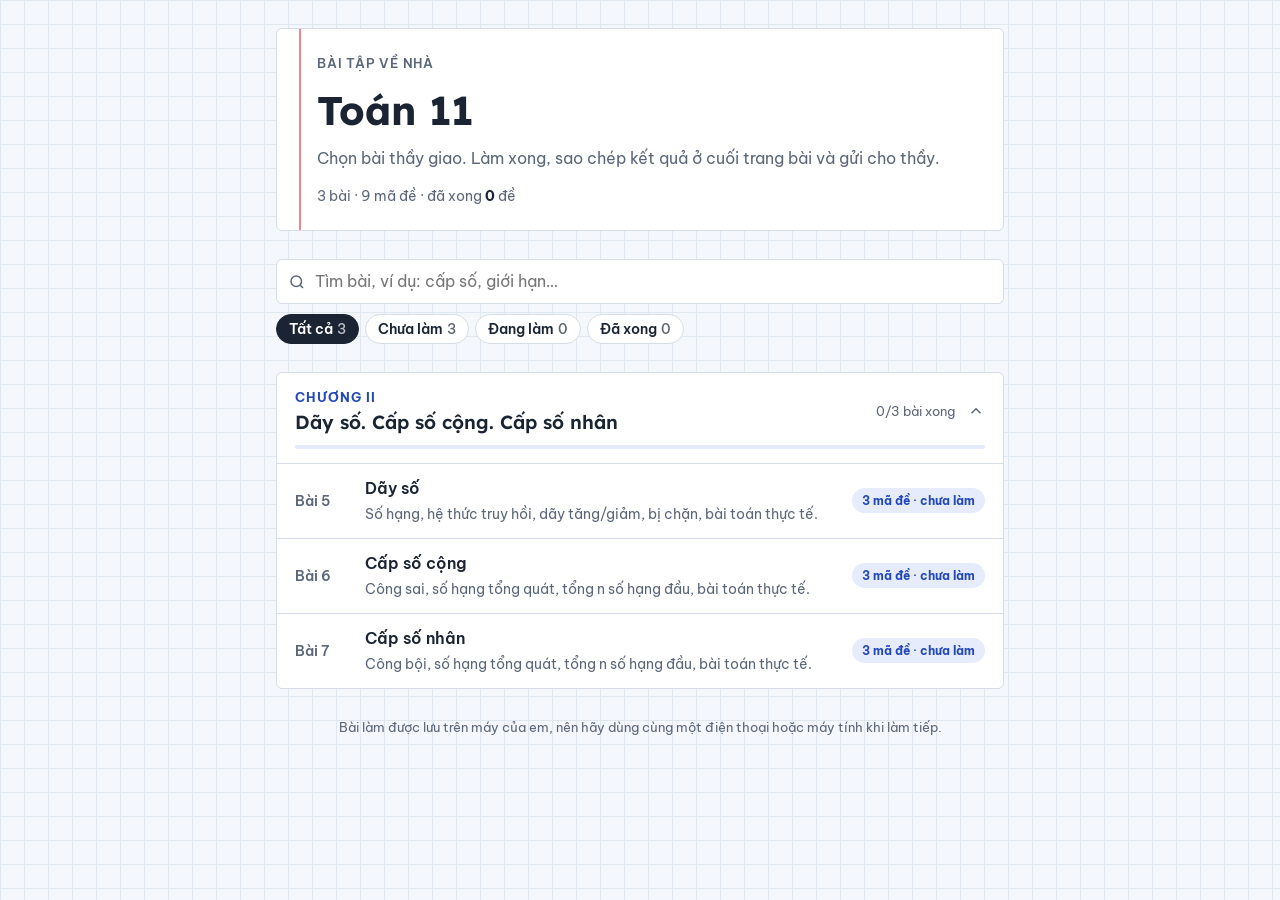
<file: index.html>
<!doctype html>
<html lang="vi">
<head>
<meta charset="utf-8">
<meta name="viewport" content="width=device-width, initial-scale=1, viewport-fit=cover">
<title>Bài tập Toán 11</title>
<meta name="description" content="Bài tập về nhà Toán 11 theo từng chương: có gợi ý, chấm ngay và lời giải từng bước.">
<link rel="preconnect" href="https://fonts.googleapis.com">
<link rel="preconnect" href="https://fonts.gstatic.com" crossorigin>
<link rel="stylesheet" href="https://fonts.googleapis.com/css2?family=Be+Vietnam+Pro:wght@400;500;600;700&family=Lexend:wght@500;600;700&display=swap">
<script>window.APP_VERSION = "202611031254";</script>
<link rel="stylesheet" href="assets/style.css?v=202611031254">
</head>
<body>
<main class="wrap">
  <header class="cover">
    <div class="eyebrow">Bài tập về nhà</div>
    <h1 id="siteTitle">Toán 11</h1>
    <p>Chọn bài thầy giao. Làm xong, sao chép kết quả ở cuối trang bài và gửi cho thầy.</p>
    <div class="hello" id="hello"></div>
  </header>

  <a class="resume" id="resume" hidden></a>

  <div class="tools">
    <div class="search">
      <svg viewBox="0 0 24 24" aria-hidden="true"><circle cx="11" cy="11" r="7"/><path d="m20 20-3.5-3.5"/></svg>
      <input type="text" id="q" placeholder="Tìm bài, ví dụ: cấp số, giới hạn…" aria-label="Tìm bài" autocomplete="off">
    </div>
    <div class="filters" id="filters" role="group" aria-label="Lọc theo trạng thái"></div>
  </div>

  <div class="chapters" id="chapters"></div>
  <p class="empty" id="empty" hidden>Không có bài nào khớp. Em thử từ khoá khác hoặc chọn “Tất cả”.</p>

  <p class="foot">Bài làm được lưu trên máy của em, nên hãy dùng cùng một điện thoại hoặc máy tính khi làm tiếp.</p>
</main>

<script src="data/catalog.js?v=202611031254"></script>
<script>
(function () {
  const C = window.CATALOG;
  const $ = id => document.getElementById(id);
  document.title = "Bài tập " + C.title;
  $("siteTitle").textContent = C.title;

  // Bỏ dấu tiếng Việt để tìm "cap so" vẫn ra "Cấp số"
  const fold = s => s.normalize("NFD").replace(/[̀-ͯ]/g, "").replace(/đ/g, "d").replace(/Đ/g, "D").toLowerCase();

  // Tiến độ một mã đề (đề 1 dùng khoá cũ btvn-<slug>)
  function deProgress(slug, k) {
    try {
      const s = JSON.parse(localStorage.getItem("btvn-" + slug + (k === 1 ? "" : "-de" + k)) || "null");
      if (!s || !s.ans || !s.total) return { k, state: "new", updated: 0 };
      const done = Object.values(s.ans).filter(r => "v" in r);
      const ok = done.filter(r => r.ok).length;
      if (!done.length) return { k, state: "new", updated: s.updated || 0 };
      return { k, state: done.length >= s.total ? "done" : "doing", done: done.length, ok, total: s.total, updated: s.updated || 0 };
    } catch (e) { return { k, state: "new", updated: 0 }; }
  }
  // Tiến độ cả bài: đang làm nếu có đề làm dở; đã xong nếu có đề làm xong và không đề nào dở
  function progress(l) {
    const des = Array.from({ length: l.de || 1 }, (_, i) => deProgress(l.slug, i + 1));
    const doing = des.filter(d => d.state === "doing").sort((a, b) => b.updated - a.updated);
    const done = des.filter(d => d.state === "done");
    const state = doing.length ? "doing" : done.length ? "done" : "new";
    const focus = doing[0] || des.find(d => d.state === "new") || des[0];
    return { state, des, focus, nDone: done.length, updated: Math.max(0, ...des.map(d => d.updated)) };
  }
  const deHref = (slug, k) => "bai.html?b=" + encodeURIComponent(slug) + (k > 1 ? "&de=" + k : "");

  const rows = [];   // { lesson, chapter, p, el }
  C.chapters.forEach(ch => ch.lessons.forEach(l => {
    rows.push({ l, ch, p: l.soon ? { state: "soon" } : progress(l) });
  }));
  const open = rows.filter(r => r.p.state !== "soon");

  // ---------- Lời chào + tổng kết
  const nDone = open.reduce((s, r) => s + r.p.nDone, 0);
  const nDe = open.reduce((s, r) => s + r.p.des.length, 0);
  const nDoing = open.filter(r => r.p.state === "doing").length;
  const hello = $("hello");
  const sum = document.createElement("span");
  sum.innerHTML = `${open.length} bài · ${nDe} mã đề · đã xong <b>${nDone}</b> đề` + (nDoing ? ` · <b>${nDoing}</b> bài đang làm dở` : "");
  hello.append(sum);

  // ---------- Làm tiếp: bài đang làm gần nhất, nếu không có thì bài đầu tiên chưa làm
  const doing = open.filter(r => r.p.state === "doing").sort((a, b) => b.p.updated - a.p.updated)[0];
  const lastTouched = open.filter(r => r.p.updated).sort((a, b) => b.p.updated - a.p.updated)[0];
  let nextNew = null;
  if (lastTouched) {
    const i = open.indexOf(lastTouched);
    nextNew = open.slice(i + 1).find(r => r.p.state === "new") || open.find(r => r.p.state === "new");
  }
  const pick = doing || nextNew;
  if (pick) {
    const a = $("resume");
    a.href = deHref(pick.l.slug, pick.p.focus.k);
    a.innerHTML = `<span class="r-label"></span><span class="r-title"></span><span class="r-meta"></span><span class="r-go">${doing ? "Làm tiếp →" : "Bắt đầu →"}</span>`;
    a.querySelector(".r-label").textContent = doing ? "Đang làm dở" : "Bài tiếp theo";
    a.querySelector(".r-title").textContent = `${pick.l.so}. ${pick.l.title} · Đề ${pick.p.focus.k}`;
    a.querySelector(".r-meta").textContent = doing
      ? `${pick.ch.so} · đã làm ${pick.p.focus.done}/${pick.p.focus.total} câu`
      : `${pick.ch.so} · ${pick.ch.title}`;
    a.hidden = false;
  }

  // ---------- Danh sách chương
  const host = $("chapters");
  const chEls = [];
  const focusChapter = pick ? pick.ch.id : (C.chapters[C.chapters.length - 1] || {}).id;
  C.chapters.forEach(ch => {
    const mine = rows.filter(r => r.ch === ch);
    const avail = mine.filter(r => r.p.state !== "soon");
    const finished = avail.filter(r => r.p.state === "done").length;

    const det = document.createElement("details");
    det.className = "chapter";
    det.id = "chuong-" + ch.id;
    det.open = ch.id === focusChapter || C.chapters.length <= 2;
    const sm = document.createElement("summary");
    sm.innerHTML = `<span class="ch-so"></span><span class="ch-title"></span>
      <span class="ch-side"><span class="ch-count"></span><svg class="chev" viewBox="0 0 24 24" aria-hidden="true"><path d="m6 9 6 6 6-6"/></svg></span>
      <span class="ch-bar" aria-hidden="true"><span style="width:${avail.length ? finished / avail.length * 100 : 0}%"></span></span>`;
    sm.querySelector(".ch-so").textContent = ch.so;
    sm.querySelector(".ch-title").textContent = ch.title;
    sm.querySelector(".ch-count").textContent = avail.length ? `${finished}/${avail.length} bài xong` : "Sắp có";
    if (!avail.length) sm.querySelector(".ch-bar").hidden = true;
    det.append(sm);

    const list = document.createElement("div");
    list.className = "lessons";
    mine.forEach(r => {
      const soon = r.p.state === "soon";
      const a = document.createElement(soon ? "div" : "a");
      a.className = "lesson" + (soon ? " soon" : "");
      if (!soon) a.href = deHref(r.l.slug, r.p.focus.k);
      a.innerHTML = `<span class="so"></span><span class="t"></span><span class="pills"></span><span class="d"></span>`;
      const pills = a.querySelector(".pills");
      const addPill = (text, cls) => { const sp = document.createElement("span"); sp.className = "pill " + cls; sp.textContent = text; pills.append(sp); };
      if (soon) addPill("Sắp có", "soon");
      else if (r.p.state === "new") addPill(r.p.des.length > 1 ? `${r.p.des.length} mã đề · chưa làm` : "Chưa làm", "new");
      else r.p.des.forEach(d => addPill(
        d.state === "done" ? `Đề ${d.k} ✓ ${d.ok}/${d.total}` : d.state === "doing" ? `Đề ${d.k} · ${d.done}/${d.total}` : `Đề ${d.k}`,
        d.state === "new" ? "soon" : d.state));
      a.querySelector(".so").textContent = r.l.so;
      a.querySelector(".t").textContent = r.l.title;
      a.querySelector(".d").textContent = r.l.desc || "";
      r.el = a;
      r.key = fold([r.l.so, r.l.title, r.l.desc, ch.so].join(" "));
      list.append(a);
    });
    det.append(list);
    host.append(det);
    chEls.push({ ch, det, mine, initOpen: det.open });
  });

  // ---------- Lọc + tìm kiếm
  const FILTERS = [["all", "Tất cả"], ["new", "Chưa làm"], ["doing", "Đang làm"], ["done", "Đã xong"]];
  let filter = "all";
  try { filter = sessionStorage.getItem("btvn-loc") || "all"; } catch (e) {}
  const fHost = $("filters");
  const fBtns = FILTERS.map(([k, label]) => {
    const n = k === "all" ? open.length : open.filter(r => r.p.state === k).length;
    const b = document.createElement("button");
    b.type = "button"; b.className = "fchip";
    b.innerHTML = `<span></span><span class="n">${n}</span>`;
    b.firstChild.textContent = label;
    b.addEventListener("click", () => { filter = k; try { sessionStorage.setItem("btvn-loc", k); } catch (e) {} apply(); });
    fHost.append(b);
    return [k, b];
  });

  const qInput = $("q");
  qInput.addEventListener("input", apply);

  function apply() {
    fBtns.forEach(([k, b]) => b.setAttribute("aria-pressed", String(k === filter)));
    const terms = fold(qInput.value.trim()).split(/\s+/).filter(Boolean);
    const narrowing = terms.length > 0 || filter !== "all";
    let shown = 0;
    chEls.forEach(c => {
      let any = 0;
      c.mine.forEach(r => {
        const okFilter = filter === "all" ? true : r.p.state === filter;
        const okSearch = terms.every(t => r.key.includes(t));
        r.el.hidden = !(okFilter && okSearch);
        if (!r.el.hidden) any++;
      });
      c.det.hidden = any === 0;
      c.det.open = narrowing ? any > 0 : c.initOpen;
      shown += any;
    });
    $("empty").hidden = shown > 0;
  }
  apply();
})();
</script>
</body>
</html>
</file>
<file: assets/style.css>
/* Layout: a single exercise sheet on squared notebook paper (vở ô li); sticky progress strip; one card per question */
:root {
  --paper: #f4f7fb;
  --grid: #dfe7f1;
  --sheet: #ffffff;
  --ink: #1b2433;
  --muted: #5b6678;
  --line: #d6dde8;
  --accent: #2348b8;
  --accent-soft: #e6ecfb;
  --accent-ink: #ffffff;
  --margin: #e0565b;
  --ok: #17803d;
  --ok-soft: #e3f4e8;
  --bad: #c2332f;
  --bad-soft: #fbe7e6;
  --warn: #9a6200;
  --warn-soft: #fff2d6;
  --font-display: "Lexend", "Be Vietnam Pro", system-ui, sans-serif;
  --font-body: "Be Vietnam Pro", system-ui, -apple-system, "Segoe UI", Roboto, sans-serif;
}
@media (prefers-color-scheme: dark) {
  :root:not([data-theme="light"]) {
    --paper: #0f1522; --grid: #1a2335; --sheet: #161e2e; --ink: #e6ebf4; --muted: #9aa6ba; --line: #2a3550;
    --accent: #8fa8ff; --accent-soft: #1f2b4d; --accent-ink: #0f1522; --margin: #f07a7e;
    --ok: #5fd28a; --ok-soft: #14301f; --bad: #ff8a85; --bad-soft: #3a1b1c; --warn: #f2c063; --warn-soft: #33270f;
    color-scheme: dark;
  }
}
:root[data-theme="dark"] {
  --paper: #0f1522; --grid: #1a2335; --sheet: #161e2e; --ink: #e6ebf4; --muted: #9aa6ba; --line: #2a3550;
  --accent: #8fa8ff; --accent-soft: #1f2b4d; --accent-ink: #0f1522; --margin: #f07a7e;
  --ok: #5fd28a; --ok-soft: #14301f; --bad: #ff8a85; --bad-soft: #3a1b1c; --warn: #f2c063; --warn-soft: #33270f;
  color-scheme: dark;
}

* { box-sizing: border-box; }
[hidden] { display: none !important; }
html { -webkit-text-size-adjust: 100%; }
img { max-width: 100%; }
body {
  margin: 0;
  background-color: var(--paper);
  background-image:
    linear-gradient(var(--grid) 1px, transparent 1px),
    linear-gradient(90deg, var(--grid) 1px, transparent 1px);
  background-size: 24px 24px;
  color: var(--ink);
  font-family: var(--font-body);
  font-size: 16px;
  line-height: 1.6;
}
body::before { content: ""; position: fixed; inset: 0 0 auto; height: env(safe-area-inset-top, 0px); z-index: 10; background: var(--sheet); }

.wrap {
  max-width: 760px;
  margin: 0 auto;
  padding-left: max(16px, env(safe-area-inset-left, 0px));
  padding-right: max(16px, env(safe-area-inset-right, 0px));
  padding-block: 28px 64px;
  display: grid;
  grid-template-columns: minmax(0, 1fr);
  gap: 28px;
}

/* Header sheet with red notebook margin */
.cover {
  background: var(--sheet);
  border: 1px solid var(--line);
  border-radius: 6px;
  padding: 24px 24px 22px 40px;
  position: relative;
  display: grid;
  grid-template-columns: minmax(0, 1fr);
  gap: 14px;
}
.cover::before { content: ""; position: absolute; top: 0; bottom: 0; left: 22px; width: 2px; background: var(--margin); opacity: .7; }
.eyebrow { font-size: 13px; letter-spacing: .06em; text-transform: uppercase; color: var(--muted); font-weight: 600; }
h1 { overflow-wrap: anywhere; font-family: var(--font-display); font-size: clamp(30px, 6vw, 40px); line-height: 1.1; margin: 0; text-wrap: balance; }
h1 .un { color: var(--accent); font-weight: 600; display: inline-block; }
.cover p { margin: 0; color: var(--muted); max-width: 60ch; }

input[type="text"] {
  font: inherit; color: var(--ink); background: var(--sheet);
  border: 1.5px solid var(--line); border-radius: 6px; padding: 9px 12px;
}
input[type="text"]:focus-visible { outline: none; border-color: var(--accent); box-shadow: 0 0 0 3px var(--accent-soft); }

/* Sticky progress */
.progress {
  position: sticky; top: env(safe-area-inset-top, 0px); z-index: 5;
  background: var(--sheet); border: 1px solid var(--line); border-radius: 6px;
  padding: 10px 14px; display: grid; gap: 8px;
}
.progress-top { display: flex; justify-content: space-between; gap: 12px; flex-wrap: wrap; font-size: 14px; font-variant-numeric: tabular-nums; }
.progress-top b { font-weight: 700; }
.bar { height: 8px; background: var(--accent-soft); border-radius: 99px; overflow: hidden; display: flex; }
.bar span { display: block; height: 100%; transition: width .3s ease; }
.bar .b-ok { background: var(--ok); }
.bar .b-bad { background: var(--bad); }

/* Sections */
section.part { display: grid; grid-template-columns: minmax(0, 1fr); gap: 14px; }
.part-head { min-width: 0; }
.part-head { display: grid; gap: 6px; }
.part-head h2 { font-family: var(--font-display); font-size: 22px; margin: 0; display: flex; gap: 10px; align-items: baseline; text-wrap: balance; }
.part-head h2 .tag { font-size: 14px; color: var(--accent); letter-spacing: .08em; }
.recap {
  background: var(--accent-soft); border-radius: 6px; padding: 10px 14px; font-size: 15px; overflow-x: auto;
}
.recap b { color: var(--accent); }

/* Question cards */
.q {
  background: var(--sheet); border: 1px solid var(--line); border-radius: 6px;
  padding: 18px 18px 16px; display: grid; gap: 14px; min-width: 0;
}
.q.is-ok { border-color: color-mix(in srgb, var(--ok) 55%, var(--line)); }
.q.is-bad { border-color: color-mix(in srgb, var(--bad) 55%, var(--line)); }
.q-head { display: flex; align-items: center; gap: 10px; flex-wrap: wrap; }
.q-num { font-family: var(--font-display); font-weight: 600; font-size: 17px; }
.chip { font-size: 12px; font-weight: 600; letter-spacing: .04em; padding: 2px 9px; border-radius: 99px; border: 1px solid currentColor; }
.lv-de { color: var(--ok); }
.lv-vua { color: var(--accent); }
.lv-kho { color: var(--bad); }
.q-status { margin-left: auto; font-size: 13px; font-weight: 600; }
.q-status.ok { color: var(--ok); }
.q-status.bad { color: var(--bad); }
.q-text { overflow-x: auto; }
.q-text p { margin: 0 0 6px; }
.q-text p:last-child { margin-bottom: 0; }

.opts { display: grid; grid-template-columns: repeat(2, minmax(0, 1fr)); gap: 8px; }
.opts.one-col { grid-template-columns: minmax(0, 1fr); }
@media (max-width: 520px) { .opts { grid-template-columns: minmax(0, 1fr); } }
.opt {
  font: inherit; color: var(--ink); text-align: left; background: var(--sheet);
  border: 1.5px solid var(--line); border-radius: 6px; padding: 9px 12px; cursor: pointer;
  display: flex; gap: 10px; align-items: center; min-width: 0; overflow-x: auto;
}
.opt:hover:not(:disabled) { border-color: var(--accent); }
.opt:focus-visible { outline: 3px solid var(--accent-soft); outline-offset: 1px; border-color: var(--accent); }
.opt .letter {
  flex: none; width: 26px; height: 26px; border-radius: 50%; display: grid; place-items: center;
  font-weight: 700; font-size: 13px; border: 1.5px solid var(--line); color: var(--muted);
}
.opt.sel { border-color: var(--accent); background: var(--accent-soft); }
.opt.sel .letter { background: var(--accent); border-color: var(--accent); color: var(--accent-ink); }
.opt.right { border-color: var(--ok); background: var(--ok-soft); }
.opt.right .letter { background: var(--ok); border-color: var(--ok); color: var(--sheet); }
.opt.wrong { border-color: var(--bad); background: var(--bad-soft); }
.opt.wrong .letter { background: var(--bad); border-color: var(--bad); color: var(--sheet); }
.opt:disabled { cursor: default; }

.num-row { display: flex; gap: 10px; align-items: center; flex-wrap: wrap; }
.num-row label { font-weight: 600; }
.num-row input { width: 180px; max-width: 100%; font-variant-numeric: tabular-nums; }
.num-row .unit { color: var(--muted); font-size: 15px; }
.num-hint { font-size: 13px; color: var(--muted); }

.actions { display: flex; gap: 8px; flex-wrap: wrap; }
.btn {
  font: inherit; font-weight: 600; font-size: 15px; border-radius: 6px; padding: 8px 16px; cursor: pointer;
  border: 1.5px solid var(--accent); background: var(--sheet); color: var(--accent);
}
.btn.primary { background: var(--accent); color: var(--accent-ink); }
.btn:hover:not(:disabled) { filter: brightness(1.08); }
.btn:focus-visible { outline: 3px solid var(--accent-soft); outline-offset: 2px; }
.btn:disabled { opacity: .45; cursor: not-allowed; }
.btn.ghost { border-color: var(--line); color: var(--ink); }

.box { border-radius: 6px; padding: 10px 14px; font-size: 15px; overflow-x: auto; }
.box.hint { background: var(--warn-soft); }
.box.hint b { color: var(--warn); }
.box.fb-ok { background: var(--ok-soft); color: var(--ok); font-weight: 600; }
.box.fb-bad { background: var(--bad-soft); color: var(--bad); font-weight: 600; }
.box.sol { border: 1px dashed var(--line); }
.sol h4 { margin: 0 0 6px; font-size: 14px; letter-spacing: .05em; text-transform: uppercase; color: var(--muted); }
.sol ol { margin: 0; padding-left: 20px; display: grid; gap: 4px; }

.fig { overflow-x: auto; }
.fig svg { display: block; max-width: none; }
.fig .cell { fill: var(--accent-soft); stroke: var(--accent); stroke-width: 1; }
.fig text { fill: var(--muted); font: 600 12px var(--font-body); }

/* Result */
.result {
  background: var(--sheet); border: 1px solid var(--line); border-radius: 6px;
  padding: 22px 24px; display: grid; gap: 14px;
}
.result h2 { font-family: var(--font-display); margin: 0; font-size: 24px; }
.score { display: flex; align-items: baseline; gap: 10px; flex-wrap: wrap; }
.score .big { font-family: var(--font-display); font-size: 52px; font-weight: 700; line-height: 1; color: var(--accent); font-variant-numeric: tabular-nums; }
.score .of { color: var(--muted); font-size: 18px; }
.report {
  white-space: pre-wrap; font-size: 14px; background: var(--paper); border: 1px solid var(--line);
  border-radius: 6px; padding: 12px 14px; margin: 0; font-family: var(--font-body); overflow-x: auto;
}
.small { font-size: 14px; color: var(--muted); margin: 0; }

mjx-container { overflow-x: auto; overflow-y: hidden; max-width: 100%; }
mjx-container[display="true"] { margin: 6px 0 !important; }

@media (max-width: 520px) {
  .cover { padding: 20px 16px 18px 32px; }
  .cover::before { left: 16px; }
  .q { padding: 16px 14px 14px; }
  .result { padding: 18px 16px; }
}
@media (prefers-reduced-motion: reduce) { .bar span { transition: none; } }

/* ---------- Khung chung */
a { color: var(--accent); }
.stack { display: grid; grid-template-columns: minmax(0, 1fr); gap: 28px; }
a.btn { text-decoration: none; display: inline-block; justify-self: start; }

/* ---------- Trang bài: breadcrumb, thanh số câu, bài trước/sau */
.crumbs { display: flex; flex-wrap: wrap; gap: 4px 8px; align-items: center; font-size: 14px; color: var(--muted); }
.crumbs a { font-weight: 600; text-decoration: none; }
.crumbs a:hover { text-decoration: underline; }
.crumbs a:focus-visible { outline: 3px solid var(--accent-soft); outline-offset: 2px; border-radius: 3px; }

.q { scroll-margin-top: calc(env(safe-area-inset-top, 0px) + 150px); }
.qnav { display: flex; gap: 6px; overflow-x: auto; padding-bottom: 2px; scrollbar-width: thin; }
.qdot {
  flex: none; min-width: 30px; height: 30px; padding: 0 6px; border-radius: 6px; cursor: pointer;
  font: 600 13px var(--font-body); font-variant-numeric: tabular-nums;
  background: var(--sheet); color: var(--muted); border: 1.5px solid var(--line);
}
.qdot:hover { border-color: var(--accent); color: var(--accent); }
.qdot:focus-visible { outline: 3px solid var(--accent-soft); outline-offset: 1px; }
.qdot.ok { background: var(--ok); border-color: var(--ok); color: var(--sheet); }
.qdot.bad { background: var(--bad); border-color: var(--bad); color: var(--sheet); }

.prev-next { display: grid; grid-template-columns: repeat(2, minmax(0, 1fr)); gap: 12px; }
.pn {
  display: grid; gap: 2px; padding: 12px 16px; border-radius: 6px; text-decoration: none;
  background: var(--sheet); border: 1px solid var(--line); color: var(--ink);
}
.pn:hover { border-color: var(--accent); }
.pn:focus-visible { outline: 3px solid var(--accent-soft); outline-offset: 2px; }
.pn.next { grid-column: 2; text-align: right; }
.pn-dir { font-size: 13px; font-weight: 600; color: var(--accent); }
.pn-title { font-family: var(--font-display); font-weight: 600; }

/* ---------- Trang chủ */
.hello { display: flex; flex-wrap: wrap; gap: 8px 20px; font-size: 14px; color: var(--muted); font-variant-numeric: tabular-nums; }
.hello b { color: var(--ink); }

.resume {
  display: grid; grid-template-columns: minmax(0, 1fr) auto; gap: 4px 16px; align-items: center;
  background: var(--accent); color: var(--accent-ink); border-radius: 6px; padding: 16px 20px; text-decoration: none;
}
.resume:hover { filter: brightness(1.06); }
.resume:focus-visible { outline: 3px solid var(--accent-soft); outline-offset: 2px; }
.resume .r-label { font-size: 13px; font-weight: 600; letter-spacing: .06em; text-transform: uppercase; opacity: .85; }
.resume .r-title { font-family: var(--font-display); font-size: 20px; font-weight: 600; }
.resume .r-meta { font-size: 14px; opacity: .9; }
.resume .r-go { grid-row: 1 / span 3; grid-column: 2; font-weight: 700; font-size: 15px; white-space: nowrap; }

.tools { display: grid; gap: 10px; }
.search { position: relative; }
.search input { width: 100%; padding-left: 38px; }
.search svg { position: absolute; left: 12px; top: 50%; transform: translateY(-50%); width: 18px; height: 18px; stroke: var(--muted); fill: none; stroke-width: 2; pointer-events: none; }
.filters { display: flex; gap: 6px; flex-wrap: wrap; }
.fchip {
  font: 600 14px var(--font-body); padding: 5px 12px; border-radius: 99px; cursor: pointer;
  background: var(--sheet); color: var(--ink); border: 1.5px solid var(--line);
}
.fchip[aria-pressed="true"] { background: var(--ink); color: var(--sheet); border-color: var(--ink); }
.fchip:focus-visible { outline: 3px solid var(--accent-soft); outline-offset: 2px; }
.fchip .n { font-weight: 500; opacity: .7; margin-left: 4px; font-variant-numeric: tabular-nums; }

.chapters { display: grid; gap: 12px; }
.chapter { background: var(--sheet); border: 1px solid var(--line); border-radius: 6px; }
.chapter > summary {
  list-style: none; cursor: pointer; padding: 14px 18px; display: grid;
  grid-template-columns: minmax(0, 1fr) auto; gap: 2px 14px; align-items: center;
}
.chapter > summary::-webkit-details-marker { display: none; }
.chapter > summary:focus-visible { outline: 3px solid var(--accent-soft); outline-offset: -3px; border-radius: 6px; }
.ch-so { font-size: 13px; font-weight: 700; letter-spacing: .08em; text-transform: uppercase; color: var(--accent); }
.ch-title { font-family: var(--font-display); font-size: 19px; font-weight: 600; line-height: 1.3; text-wrap: balance; }
.ch-side { grid-row: 1 / span 2; grid-column: 2; display: flex; align-items: center; gap: 12px; font-size: 13px; color: var(--muted); font-variant-numeric: tabular-nums; }
.ch-side .chev { width: 18px; height: 18px; stroke: currentColor; fill: none; stroke-width: 2; transition: transform .2s ease; }
.chapter[open] .chev { transform: rotate(180deg); }
.ch-bar { grid-column: 1 / -1; height: 4px; border-radius: 99px; background: var(--accent-soft); overflow: hidden; margin-top: 8px; }
.ch-bar span { display: block; height: 100%; background: var(--ok); }

.lessons { display: grid; border-top: 1px solid var(--line); }
.lesson {
  display: grid; grid-template-columns: 56px minmax(0, 1fr) auto; gap: 2px 14px; align-items: center;
  padding: 12px 18px; text-decoration: none; color: var(--ink); border-bottom: 1px solid var(--line);
}
.lesson:last-child { border-bottom: 0; border-radius: 0 0 6px 6px; }
a.lesson:hover { background: var(--accent-soft); }
a.lesson:focus-visible { outline: 3px solid var(--accent); outline-offset: -3px; }
.lesson .so { grid-row: span 2; font-weight: 600; color: var(--muted); font-size: 14px; }
.lesson .t { font-weight: 600; font-size: 16px; }
.lesson .d { grid-column: 2; color: var(--muted); font-size: 14px; overflow: hidden; text-overflow: ellipsis; white-space: nowrap; }
.lesson .pill { grid-row: 1 / span 2; grid-column: 3; font-size: 12px; font-weight: 700; padding: 3px 10px; border-radius: 99px; white-space: nowrap; font-variant-numeric: tabular-nums; }
.pill.new { color: var(--accent); background: var(--accent-soft); }
.pill.doing { color: var(--warn); background: var(--warn-soft); }
.pill.done { color: var(--ok); background: var(--ok-soft); }
.pill.soon { color: var(--muted); background: var(--paper); }
.lesson.soon { color: var(--muted); }
.empty { text-align: center; color: var(--muted); padding: 24px 16px; background: var(--sheet); border: 1px dashed var(--line); border-radius: 6px; margin: 0; }
.foot { color: var(--muted); font-size: 13px; text-align: center; margin: 0; }

@media (max-width: 520px) {
  .lesson { grid-template-columns: minmax(0, 1fr) auto; padding: 12px 14px; }
  .lesson .so { grid-row: auto; grid-column: 1; font-size: 13px; }
  .lesson .t { grid-column: 1; }
  .lesson .d { grid-column: 1 / -1; white-space: normal; }
  .lesson .pill { grid-row: 1 / span 2; grid-column: 2; }
  .chapter > summary { padding: 12px 14px; }
  .resume { grid-template-columns: minmax(0, 1fr); }
  .resume .r-go { grid-row: auto; grid-column: 1; }
  .prev-next { grid-template-columns: minmax(0, 1fr); }
  .pn.next { grid-column: 1; }
}
@media (prefers-reduced-motion: reduce) { .ch-side .chev { transition: none; } }

/* ---------- Tab Lý thuyết / Bài tập */
.tabs {
  display: grid; grid-template-columns: 1fr 1fr; gap: 4px; padding: 4px;
  background: var(--sheet); border: 1px solid var(--line); border-radius: 8px;
}
.tab {
  font: 600 15px var(--font-body); padding: 9px 12px; border-radius: 6px; cursor: pointer;
  background: transparent; color: var(--muted); border: 0;
}
.tab:hover { color: var(--ink); }
.tab[aria-selected="true"] { background: var(--accent); color: var(--accent-ink); }
.tab:focus-visible { outline: 3px solid var(--accent-soft); outline-offset: 2px; }
.tab .n { font-weight: 500; opacity: .75; margin-left: 4px; font-size: 13px; }
.rules { margin: 0; font-size: 15px; color: var(--muted); }

/* ---------- Lý thuyết */
.toc { background: var(--sheet); border: 1px solid var(--line); border-radius: 6px; padding: 14px 18px; }
.toc-h { font-size: 13px; font-weight: 700; letter-spacing: .08em; text-transform: uppercase; color: var(--muted); margin-bottom: 6px; }
.toc ol { margin: 0; padding-left: 22px; display: grid; gap: 2px; }
.toc li::marker { color: var(--accent); font-weight: 700; }
.toc-link {
  font: 500 15px var(--font-body); color: var(--accent); background: none; border: 0; padding: 3px 0;
  cursor: pointer; text-align: left;
}
.toc-link:hover { text-decoration: underline; }
.toc-link:focus-visible { outline: 3px solid var(--accent-soft); outline-offset: 2px; border-radius: 3px; }

.th-sec, .th-summary {
  background: var(--sheet); border: 1px solid var(--line); border-radius: 6px;
  padding: 20px 22px; display: grid; gap: 14px; min-width: 0; scroll-margin-top: calc(env(safe-area-inset-top, 0px) + 16px);
}
.th-sec h2, .th-summary h2 { font-family: var(--font-display); font-size: 21px; margin: 0; display: flex; gap: 12px; align-items: center; text-wrap: balance; }
.th-n {
  flex: none; width: 30px; height: 30px; border-radius: 50%; display: grid; place-items: center;
  background: var(--accent-soft); color: var(--accent); font-size: 15px;
}
.th-body { display: grid; gap: 12px; min-width: 0; }
.th-body > p, .th-body p { margin: 0; }
.th-body ul, .th-body ol { margin: 0; padding-left: 22px; display: grid; gap: 6px; }

.def { background: var(--accent-soft); border-radius: 6px; padding: 12px 16px; display: grid; gap: 8px; min-width: 0; overflow-x: auto; }
.def .lbl { font-size: 13px; font-weight: 700; letter-spacing: .06em; text-transform: uppercase; color: var(--accent); }
.formula {
  background: var(--paper); border: 1.5px solid var(--line); border-radius: 6px; padding: 6px 12px;
  overflow-x: auto; text-align: center;
}
.note { background: var(--warn-soft); border-radius: 6px; padding: 10px 14px; font-size: 15px; overflow-x: auto; }
.note b:first-child { color: var(--warn); }

.ex { border: 1.5px dashed var(--line); border-radius: 6px; padding: 12px 16px; display: grid; gap: 8px; min-width: 0; overflow-x: auto; }
.ex-d > summary {
  cursor: pointer; font-weight: 600; font-size: 15px; color: var(--accent); width: max-content; list-style: none;
  padding: 4px 0;
}
.ex-d > summary::-webkit-details-marker { display: none; }
.ex-d > summary::before { content: "▸ "; }
.ex-d[open] > summary::before { content: "▾ "; }
.ex-d[open] > summary { margin-bottom: 6px; }
.ex-d > summary:focus-visible { outline: 3px solid var(--accent-soft); outline-offset: 2px; border-radius: 3px; }
.ex-sol { display: grid; gap: 6px; padding: 10px 14px; background: var(--paper); border-radius: 6px; }
.ex-sol p { margin: 0; }

.tbl { overflow-x: auto; }
.tbl table { border-collapse: collapse; width: 100%; min-width: 460px; font-size: 15px; }
.tbl th, .tbl td { border: 1px solid var(--line); padding: 8px 10px; text-align: left; vertical-align: middle; }
.tbl thead th { background: var(--accent-soft); color: var(--accent); }
.tbl tbody th { font-weight: 600; white-space: nowrap; }

.th-summary { border: 2px solid var(--accent); }
.cta { justify-self: center; padding: 12px 24px; font-size: 16px; }

@media (max-width: 520px) {
  .th-sec, .th-summary { padding: 16px 14px; }
  .def, .ex { padding: 10px 12px; }
}
.th-sec, .th-summary, .th-body, .def, .ex, .ex-sol { grid-template-columns: minmax(0, 1fr); }
.ex { overflow-x: visible; }
.ex-q, .ex-sol, .th-body > ul, .th-body > ol, .th-body > p { overflow-x: auto; }

/* ---------- Thanh mã đề */
.de-bar {
  background: var(--sheet); border: 1px solid var(--line); border-radius: 6px; padding: 12px 14px;
  display: grid; grid-template-columns: auto minmax(0, 1fr); gap: 8px 12px; align-items: center;
}
.de-h { font-size: 13px; font-weight: 700; letter-spacing: .06em; text-transform: uppercase; color: var(--muted); }
.de-list { display: flex; flex-wrap: wrap; gap: 6px; }
.de-chip {
  font: 600 14px var(--font-body); padding: 5px 12px; border-radius: 99px; text-decoration: none;
  border: 1.5px solid var(--line); color: var(--ink); background: var(--sheet); white-space: nowrap; font-variant-numeric: tabular-nums;
}
.de-chip:hover { border-color: var(--accent); color: var(--accent); }
.de-chip:focus-visible { outline: 3px solid var(--accent-soft); outline-offset: 2px; }
.de-chip.cur { background: var(--accent); border-color: var(--accent); color: var(--accent-ink); }
.de-chip.lt { border-style: dashed; }
.de-chip.lt.cur { border-style: solid; }
.de-chip.new { color: var(--accent); }
.linkbtn {
  grid-column: 2; justify-self: start; font: 600 13px var(--font-body); color: var(--accent);
  background: none; border: 0; padding: 2px 0; cursor: pointer; text-decoration: underline; text-underline-offset: 3px;
}
.linkbtn:focus-visible { outline: 3px solid var(--accent-soft); outline-offset: 2px; border-radius: 3px; }
.de-note { grid-column: 1 / -1; margin: 0; font-size: 13px; color: var(--muted); }
.fig .stick { stroke: var(--accent); stroke-width: 3; stroke-linecap: round; }
@media (max-width: 520px) {
  .de-bar { grid-template-columns: minmax(0, 1fr); }
  .linkbtn { grid-column: 1; }
}

/* Trang chủ: nhiều nhãn trạng thái mỗi bài (theo mã đề) */
.lesson .pills { grid-row: 1 / span 2; grid-column: 3; display: flex; flex-wrap: wrap; gap: 4px; justify-content: flex-end; max-width: 260px; }
.lesson .pills .pill { grid-row: auto; grid-column: auto; }
@media (max-width: 520px) {
  .lesson .pills { grid-row: auto; grid-column: 1 / -1; justify-content: flex-start; max-width: none; order: 4; }
}

/* Khung cho phép cuộn ngang công thức dài, nhưng không bao giờ hiện thanh cuộn dọc
   (MathJax đôi khi nhô ra 1px làm Chrome/Windows hiện mũi tên cuộn) */
.q-text, .box, .recap, .note, .def, .ex-q, .ex-sol, .formula, .tbl, .opt,
.th-body > p, .th-body > ul, .th-body > ol { overflow-y: hidden; }
.q-text, .ex-q, .ex-sol, .th-body > p { padding-block: 2px; }
</file>
